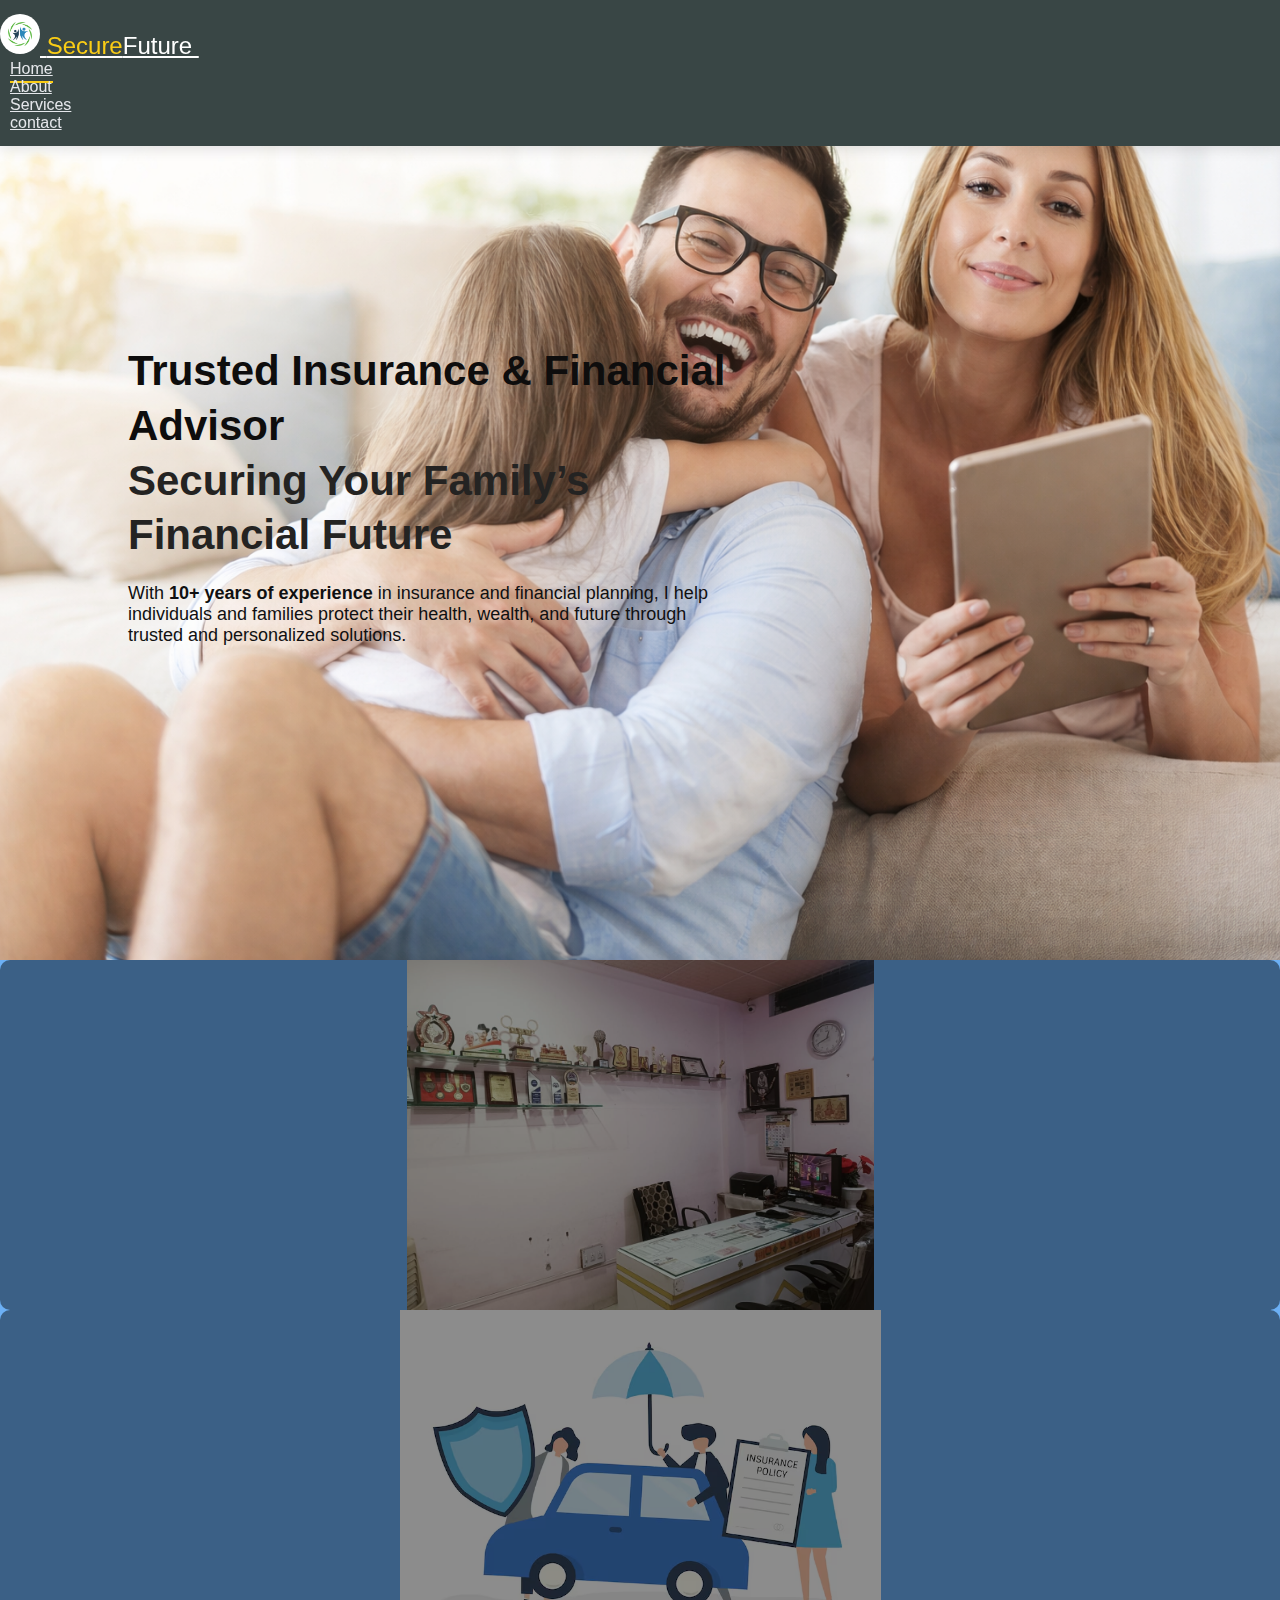
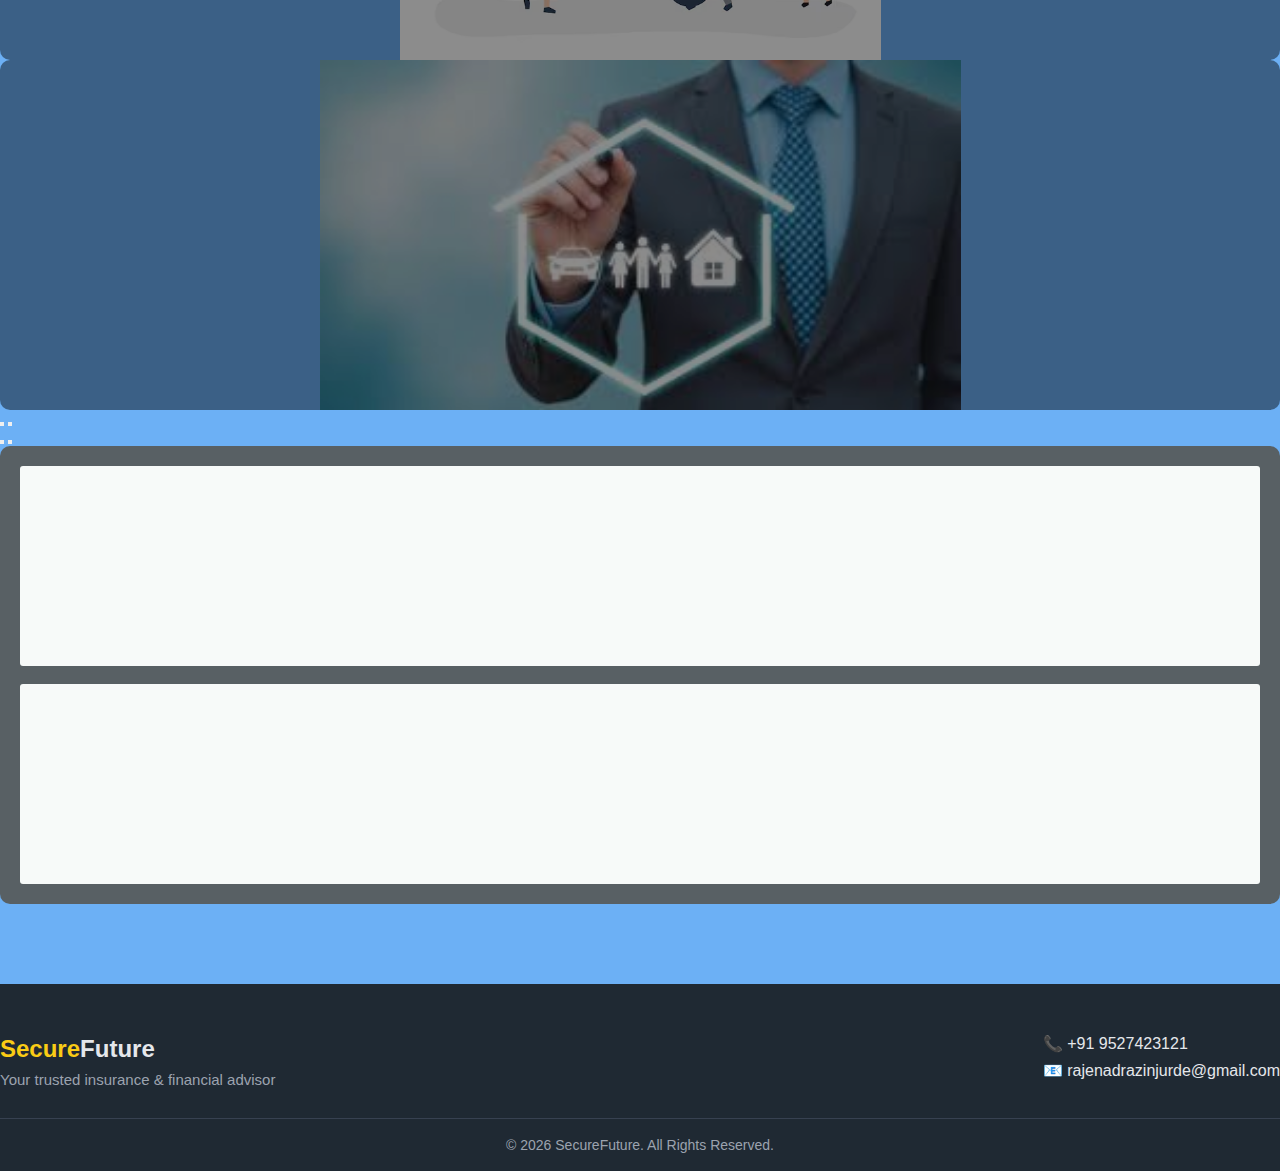
<file: index.html>
<!DOCTYPE html>
<html lang="en">
<head>
  <meta charset="UTF-8">
  <meta name="viewport" content="width=device-width, initial-scale=1.0">
  <title>Financial Advisor Portfolio</title>
  <link rel="stylesheet" href="css/index.css">
    <link rel="stylesheet" href="css/footer.css">

  <link href="https://cdn.jsdelivr.net/npm/bootstrap@5.3.8/dist/css/bootstrap.min.css" rel="stylesheet" integrity="sha384-sRIl4kxILFvY47J16cr9ZwB07vP4J8+LH7qKQnuqkuIAvNWLzeN8tE5YBujZqJLB" crossorigin="anonymous">
<script src="https://cdn.jsdelivr.net/npm/bootstrap@5.3.8/dist/js/bootstrap.bundle.min.js" integrity="sha384-FKyoEForCGlyvwx9Hj09JcYn3nv7wiPVlz7YYwJrWVcXK/BmnVDxM+D2scQbITxI" crossorigin="anonymous"></script>
</head>
<body>
<nav class="navbar navbar-expand-lg custom-navbar fixed-top">
  <div class="container">

    <!-- Logo + Brand -->
    <a class="navbar-brand d-flex align-items-center fw-bold" href="#">
      <img src="images/logo.jpg" alt="Logo" class="navbar-logo">
      <span class="ms-2">
        <span class="brand-highlight">Secure</span>Future
      </span>
    </a>

    <!-- Toggler -->
    <button class="navbar-toggler" type="button" data-bs-toggle="collapse"
      data-bs-target="#navbarNavDropdown" aria-controls="navbarNavDropdown"
      aria-expanded="false" aria-label="Toggle navigation">
      <span class="navbar-toggler-icon"></span>
    </button>

    <!-- Menu -->
    <div class="collapse navbar-collapse justify-content-end" id="navbarNavDropdown">
      <ul class="navbar-nav align-items-center">

        <li class="nav-item">
          <a class="nav-link active" href="#">Home</a>
        </li>

        <li class="nav-item">
          <a class="nav-link" href="about.html">About</a>
        </li>

        <li class="nav-item">
          <a class="nav-link" href="services.html">Services</a>
        </li>

        <li class="nav-item">
          <a class="nav-link" href="contact.html">contact</a>
        </li>

      </ul>
    </div>

  </div>
</nav>

<section class="hero">
  <div class="hero-content">
    <h1>
      Trusted Insurance & Financial Advisor<br>
      <span>Securing Your Family’s Financial Future</span>
    </h1>

    <p>
      With <strong>10+ years of experience</strong> in insurance and financial planning,
      I help individuals and families protect their health, wealth, and future
      through trusted and personalized solutions.
    </p>



</section>

<!--slide --> 

<div class="container my-5">
  <div id="customSlider" class="carousel slide" data-bs-ride="carousel">

    <div class="carousel-inner">

      <!-- Slide 1 -->
      <div class="carousel-item active">
        <div class="slider-box slider-bg-1">
          <div class="slider-overlay">
            
          </div>
        </div>
      </div>

      <!-- Slide 2 -->
      <div class="carousel-item">
        <div class="slider-box slider-bg-2">
          <div class="slider-overlay">
            
          </div>
        </div>
      </div>

      <!-- Slide 3 -->
      <div class="carousel-item">
        <div class="slider-box slider-bg-3">
          <div class="slider-overlay">
            
          </div>
        </div>
      </div>

    </div>

    <!-- Controls -->
    <button class="carousel-control-prev" type="button" data-bs-target="#customSlider" data-bs-slide="prev">
      <span class="carousel-control-prev-icon"></span>
    </button>

    <button class="carousel-control-next" type="button" data-bs-target="#customSlider" data-bs-slide="next">
      <span class="carousel-control-next-icon"></span>
    </button>

  </div>
</div>


    <!-- Controls -->
    <button class="carousel-control-prev" type="button" data-bs-target="#customSlider" data-bs-slide="prev">
      <span class="carousel-control-prev-icon"></span>
    </button>

    <button class="carousel-control-next" type="button" data-bs-target="#customSlider" data-bs-slide="next">
      <span class="carousel-control-next-icon"></span>
    </button>

  </div>
</div>

<div class="container my-4">
  <div class="two-bars">
    <div class="bar"></div>
    <div class="bar"></div>
  </div>
</div>

<!-- FOOTER -->
<div id="footer-placeholder"></div>



</body>
</html>

<footer class="site-footer">
  <div class="container footer-content">
    <div class="footer-brand">
      <h4><span>Secure</span>Future</h4>
      <p>Your trusted insurance & financial advisor</p>
    </div>

    <div class="footer-contact">
      <p>📞 <a href="tel:+919527423121">+91 9527423121</a></p>
      <p>📧 <a href="mailto:rajenadrazinjurde@gmail.com">
        rajenadrazinjurde@gmail.com
      </a></p>
    </div>
  </div>

  <div class="footer-bottom">
    <p>© 2026 SecureFuture. All Rights Reserved.</p>
  </div>
</footer>




</body>
</html>
</file>
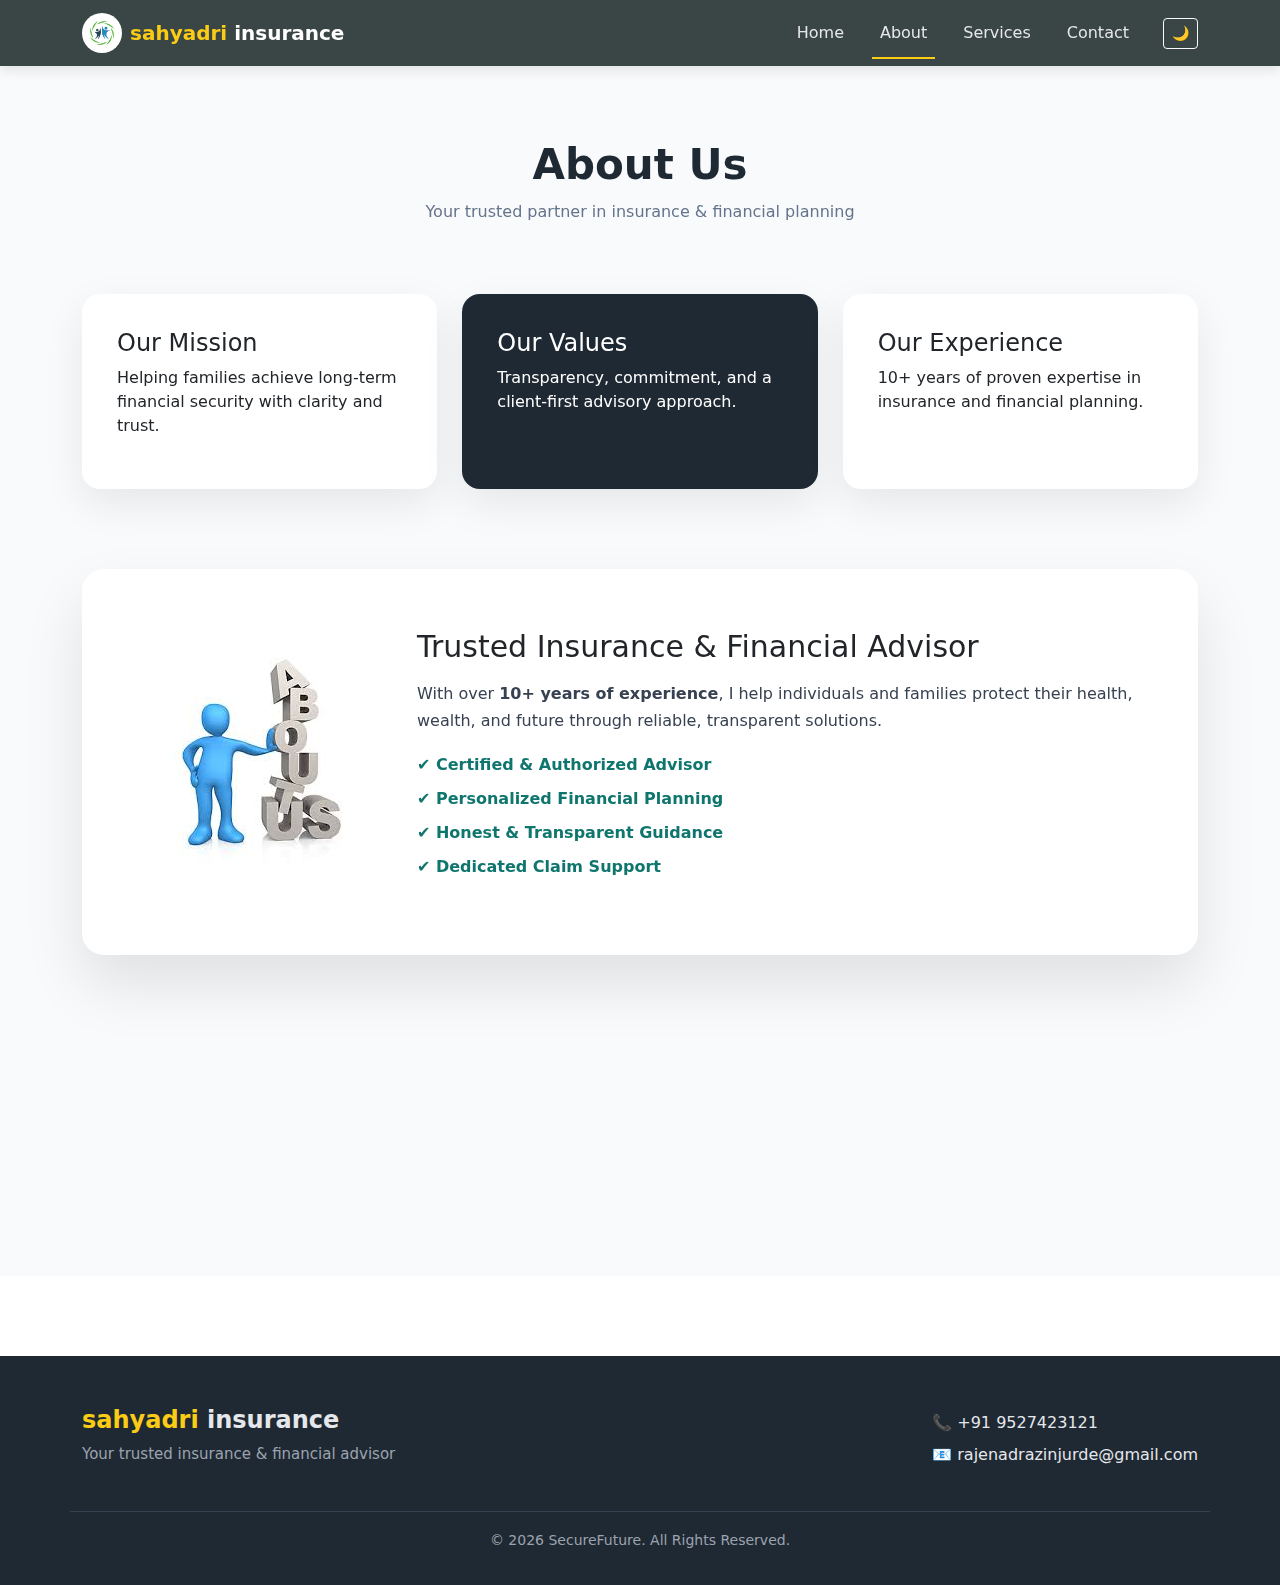
<file: about.html>
<!DOCTYPE html>
<html lang="en">
<head>
  <meta charset="UTF-8">
  <title>About Us</title>
  <meta name="viewport" content="width=device-width, initial-scale=1.0">

  <!-- CSS -->
  <link rel="stylesheet" href="css/navbar.css">
  <link rel="stylesheet" href="css/about.css">
    <link rel="stylesheet" href="css/footer.css">

  <!-- Bootstrap -->
  <link href="https://cdn.jsdelivr.net/npm/bootstrap@5.3.2/dist/css/bootstrap.min.css" rel="stylesheet">

  <!-- AOS -->
  <link href="https://unpkg.com/aos@2.3.4/dist/aos.css" rel="stylesheet">
</head>
<body>

<!-- NAVBAR -->
<nav class="navbar navbar-expand-lg custom-navbar fixed-top">
  <div class="container">
    <a class="navbar-brand d-flex align-items-center fw-bold" href="index.html">
      <img src="images/logo.jpg" class="navbar-logo" alt="">
      <span class="ms-2"><span class="brand-highlight">sahyadri</span> insurance</span>
    </a>

    <button class="navbar-toggler" type="button" data-bs-toggle="collapse" data-bs-target="#navbarNav">
      <span class="navbar-toggler-icon"></span>
    </button>

    <div class="collapse navbar-collapse justify-content-end" id="navbarNav">
      <ul class="navbar-nav align-items-center">
        <li class="nav-item"><a class="nav-link" href="index.html">Home</a></li>
        <li class="nav-item"><a class="nav-link active" href="about.html">About</a></li>
        <li class="nav-item"><a class="nav-link" href="services.html">Services</a></li>
        <li class="nav-item"><a class="nav-link" href="contact.html">Contact</a></li>
      </ul>

      <!-- Dark Mode Toggle -->
      <button id="darkToggle" class="btn btn-sm btn-outline-light ms-3">🌙</button>
    </div>
  </div>
</nav>

<!-- ABOUT PAGE -->
<section class="about-page">
  <div class="container">

    <!-- HEADER -->
    <div class="about-header text-center" data-aos="fade-up">
      <h2>About Us</h2>
      <p>Your trusted partner in insurance & financial planning</p>
    </div>

    <!-- TOP CARDS -->
    <div class="about-cards">
      <div class="about-card" data-aos="fade-up">
        <h4>Our Mission</h4>
        <p>Helping families achieve long-term financial security with clarity and trust.</p>
      </div>

      <div class="about-card dark" data-aos="fade-up" data-aos-delay="100">
        <h4>Our Values</h4>
        <p>Transparency, commitment, and a client-first advisory approach.</p>
      </div>

      <div class="about-card" data-aos="fade-up" data-aos-delay="200">
        <h4>Our Experience</h4>
        <p>10+ years of proven expertise in insurance and financial planning.</p>
      </div>
    </div>

    <!-- MAIN CONTENT -->
    <div class="about-main" data-aos="zoom-in">
      <div class="about-image" data-aos="fade-right">
        <img src="images/about.jpeg" alt="Advisor">
      </div>

      <div class="about-text" data-aos="fade-left">
        <h3>Trusted Insurance & Financial Advisor</h3>
        <p>
          With over <strong>10+ years of experience</strong>, I help individuals and
          families protect their health, wealth, and future through reliable,
          transparent solutions.
        </p>

        <ul>
          <li>✔ Certified & Authorized Advisor</li>
          <li>✔ Personalized Financial Planning</li>
          <li>✔ Honest & Transparent Guidance</li>
          <li>✔ Dedicated Claim Support</li>
        </ul>
      </div>
    </div>

    <!-- STATS (ANIMATED COUNTERS) -->
    <div class="about-stats">
      <div class="stat-box" data-aos="fade-up">
        <h4 class="counter" data-target="10">0</h4>
        <p>Years Experience</p>
      </div>

      <div class="stat-box" data-aos="fade-up" data-aos-delay="100">
        <h4 class="counter" data-target="500">0</h4>
        <p>Happy Clients</p>
      </div>

      <div class="stat-box" data-aos="fade-up" data-aos-delay="200">
        <h4 class="counter" data-target="100">0</h4>
        <p>Client Satisfaction %</p>
      </div>
    </div>

  </div>
</section>

<!-- AOS -->
<script src="https://unpkg.com/aos@2.3.4/dist/aos.js"></script>
<script>
  AOS.init({ duration: 900, once: true });
</script>

<!-- COUNTER SCRIPT -->
<script>
  const counters = document.querySelectorAll('.counter');

  const startCounter = (counter) => {
    const target = +counter.dataset.target;
    let count = 0;
    const speed = 200;

    const update = () => {
      const increment = target / speed;
      if (count < target) {
        count += increment;
        counter.innerText = Math.ceil(count);
        requestAnimationFrame(update);
      } else {
        counter.innerText = target;
      }
    };
    update();
  };

  const observer = new IntersectionObserver(entries => {
    entries.forEach(entry => {
      if (entry.isIntersecting) {
        startCounter(entry.target);
        observer.unobserve(entry.target);
      }
    });
  }, { threshold: 0.6 });

  counters.forEach(counter => observer.observe(counter));
</script>

<!-- DARK MODE -->
<script>
  const toggle = document.getElementById("darkToggle");
  toggle.addEventListener("click", () => {
    document.body.classList.toggle("dark-mode");
    toggle.innerText = document.body.classList.contains("dark-mode") ? "☀️" : "🌙";
  });
</script>

<footer class="site-footer">
  <div class="container footer-content">
    <div class="footer-brand">
      <h4><span>sahyadri</span> insurance</h4>
      <p>Your trusted insurance & financial advisor</p>
    </div>

    <div class="footer-contact">
      <p>📞 <a href="tel:+919527423121">+91 9527423121</a></p>
      <p>📧 <a href="mailto:rajenadrazinjurde@gmail.com">
        rajenadrazinjurde@gmail.com
      </a></p>
    </div>
  </div>

  <div class="footer-bottom">
    <p>© 2026 SecureFuture. All Rights Reserved.</p>
  </div>
</footer>


</body>
</html>
</file>
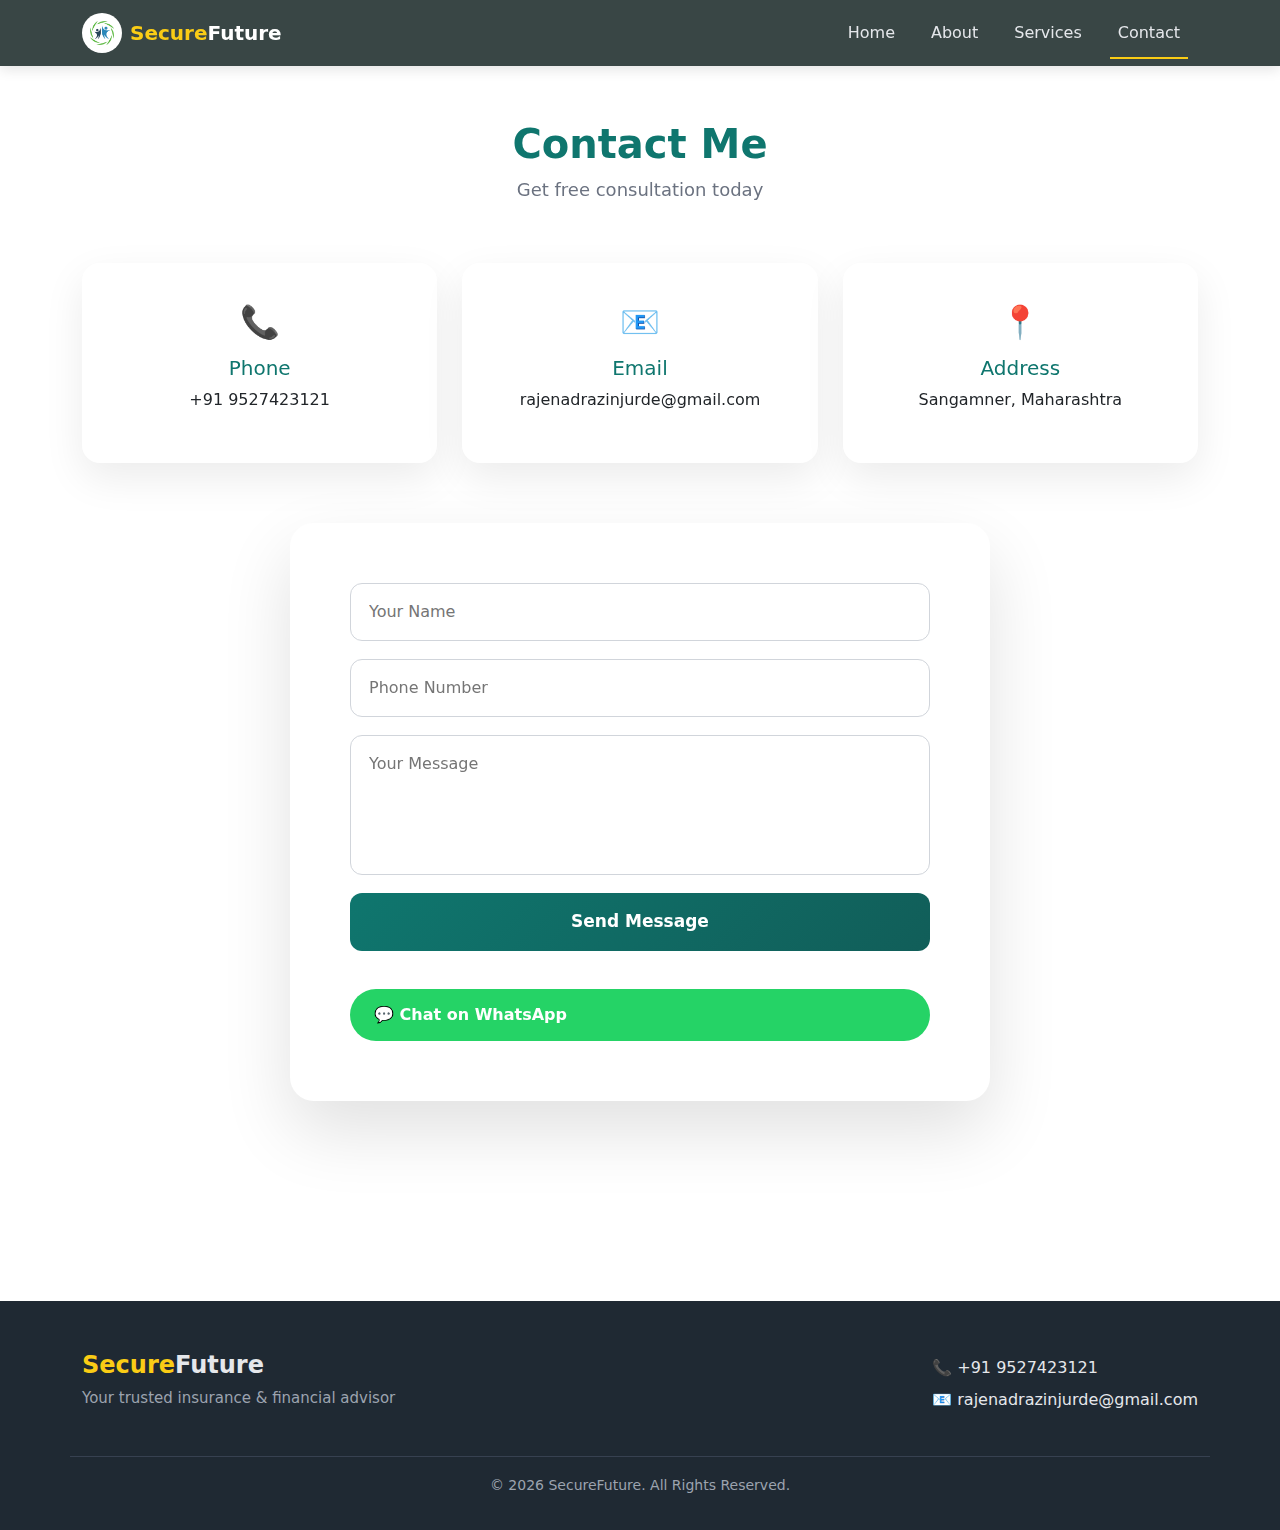
<file: contact.html>
<!DOCTYPE html>
<html lang="en">
<head>
  <meta charset="UTF-8">
  <title>Contact</title>
  <meta name="viewport" content="width=device-width, initial-scale=1.0">

  <link rel="stylesheet" href="css/navbar.css">
  <link rel="stylesheet" href="css/contact.css">
  <link rel="stylesheet" href="css/componunt.css">
    <link rel="stylesheet" href="css/footer.css">

  <!-- Bootstrap -->
  <link href="https://cdn.jsdelivr.net/npm/bootstrap@5.3.2/dist/css/bootstrap.min.css" rel="stylesheet">

  <!-- AOS -->
  <link href="https://unpkg.com/aos@2.3.4/dist/aos.css" rel="stylesheet">
</head>
<body>

<!-- NAVBAR -->
<nav class="navbar navbar-expand-lg custom-navbar fixed-top">
  <div class="container">
    <a class="navbar-brand d-flex align-items-center fw-bold" href="index.html">
      <img src="images/logo.jpg" class="navbar-logo" alt="">
      <span class="ms-2"><span class="brand-highlight">Secure</span>Future</span>
    </a>

    <button class="navbar-toggler" type="button" data-bs-toggle="collapse" data-bs-target="#navbarNav">
      <span class="navbar-toggler-icon"></span>
    </button>

    <div class="collapse navbar-collapse justify-content-end" id="navbarNav">
      <ul class="navbar-nav">
        <li class="nav-item"><a class="nav-link" href="index.html">Home</a></li>
        <li class="nav-item"><a class="nav-link" href="about.html">About</a></li>
        <li class="nav-item"><a class="nav-link" href="services.html">Services</a></li>
        <li class="nav-item"><a class="nav-link active" href="contact.html">Contact</a></li>
      </ul>
    </div>
  </div>
</nav>

<!-- CONTACT SECTION -->
<section class="contact-section">
  <div class="container">

    <!-- Title -->
    <div class="section-title text-center" data-aos="fade-up">
      <h2>Contact Me</h2>
      <p>Get free consultation today</p>
    </div>

    <!-- CONTACT CARDS -->
    <div class="contact-cards">

      <div class="contact-card" data-aos="zoom-in">
        <span>📞</span>
        <h5>Phone</h5>
        <p>+91 9527423121</p>
      </div>

      <div class="contact-card" data-aos="zoom-in" data-aos-delay="100">
        <span>📧</span>
        <h5>Email</h5>
        <p>rajenadrazinjurde@gmail.com</p>
      </div>

      <div class="contact-card" data-aos="zoom-in" data-aos-delay="200">
        <span>📍</span>
        <h5>Address</h5>
        <p>Sangamner, Maharashtra</p>
      </div>

    </div>

    <!-- FORM WRAPPER -->
    <div class="contact-wrapper" data-aos="fade-up">
<form 
  action="mailto:zinjurdesainath@gmail.com"
  method="post"
  enctype="text/plain"
  class="contact-form"
>
  <input type="text" name="Name" placeholder="Your Name" required>
  <input type="tel" name="Phone" placeholder="Phone Number" required>
  <textarea name="Message" placeholder="Your Message" required></textarea>

  <button type="submit">Send Message</button>
  <a 
  href="https://wa.me/919527423121?text=Hello%20I%20want%20free%20insurance%20consultation"
  target="_blank"
  class="whatsapp-btn"
>
  💬 Chat on WhatsApp
</a>

</form>


    </div>

  </div>
</section>

<!-- AOS -->
<script src="https://unpkg.com/aos@2.3.4/dist/aos.js"></script>
<script>
  AOS.init({
    duration: 900,
    once: true
  });
</script>

<footer class="site-footer">
  <div class="container footer-content">
    <div class="footer-brand">
      <h4><span>Secure</span>Future</h4>
      <p>Your trusted insurance & financial advisor</p>
    </div>

    <div class="footer-contact">
      <p>📞 <a href="tel:+919527423121">+91 9527423121</a></p>
      <p>📧 <a href="mailto:rajenadrazinjurde@gmail.com">
        rajenadrazinjurde@gmail.com
      </a></p>
    </div>
  </div>

  <div class="footer-bottom">
    <p>© 2026 SecureFuture. All Rights Reserved.</p>
  </div>
</footer>


</body>
</html>
</file>
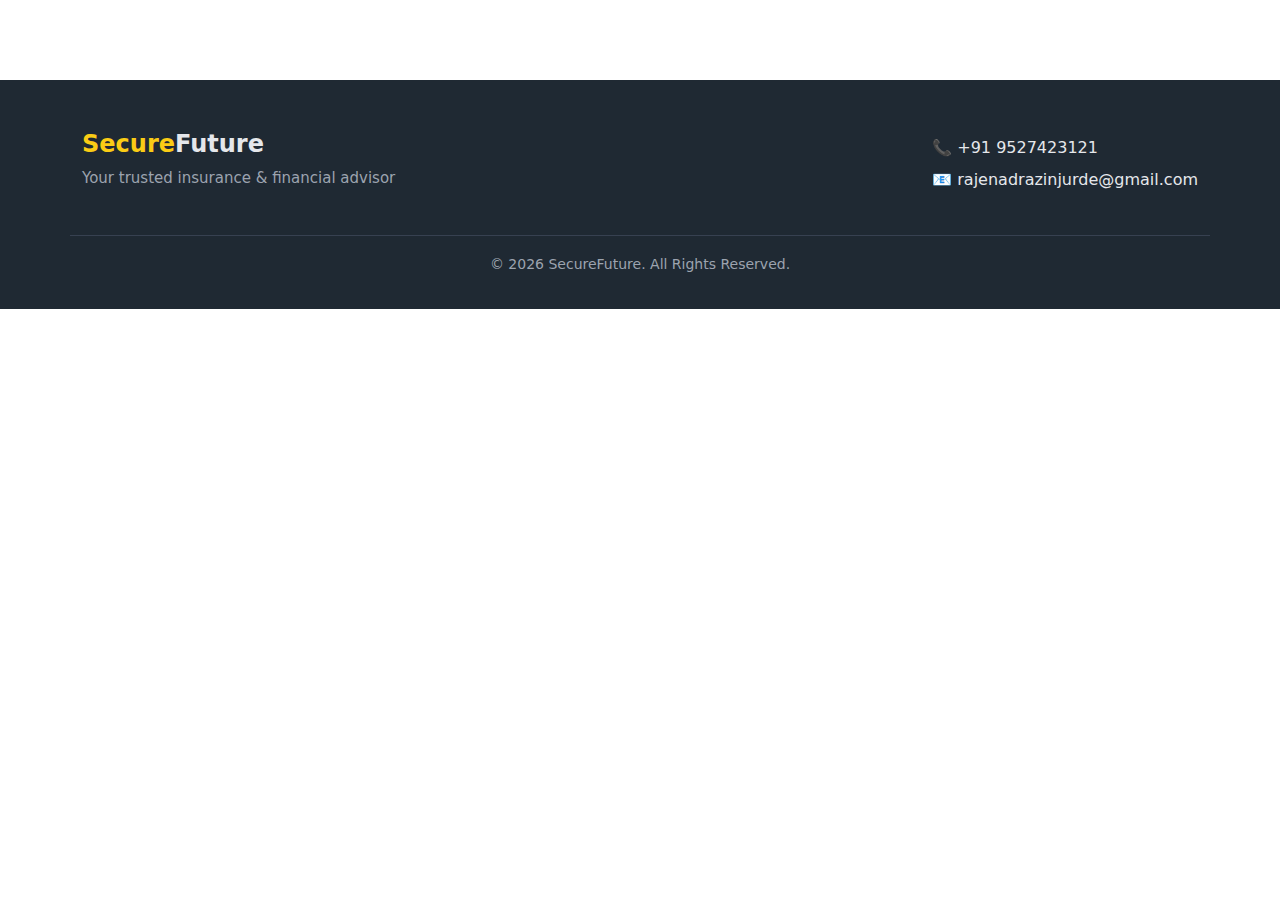
<file: footer.html>
<!DOCTYPE html>
<html lang="en">
<head>
  <meta charset="UTF-8">
  <title>Footer</title>
  <meta name="viewport" content="width=device-width, initial-scale=1.0">

  <!-- Optional: if footer is previewed alone -->
  <link href="https://cdn.jsdelivr.net/npm/bootstrap@5.3.2/dist/css/bootstrap.min.css" rel="stylesheet">

  <link rel="stylesheet" href="css/footer.css">
    <link rel="stylesheet" href="css/footer.css">
</head>
<body>

<!-- FOOTER -->
<footer class="site-footer">
  <div class="container footer-content">

    <!-- Brand -->
    <div class="footer-brand">
      <h4><span>Secure</span>Future</h4>
      <p>Your trusted insurance & financial advisor</p>
    </div>

    <!-- Contact -->
    <div class="footer-contact">
      <p>
        📞 <a href="tel:+919527423121">+91 9527423121</a>
      </p>
      <p>
        📧 <a href="mailto:rajenadrazinjurde@gmail.com">
          rajenadrazinjurde@gmail.com
        </a>
      </p>
    </div>

  </div>

  <!-- Bottom -->
  <div class="footer-bottom">
    <p>© 2026 SecureFuture. All Rights Reserved.</p>
  </div>
</footer>

</body>
</html>
</file>
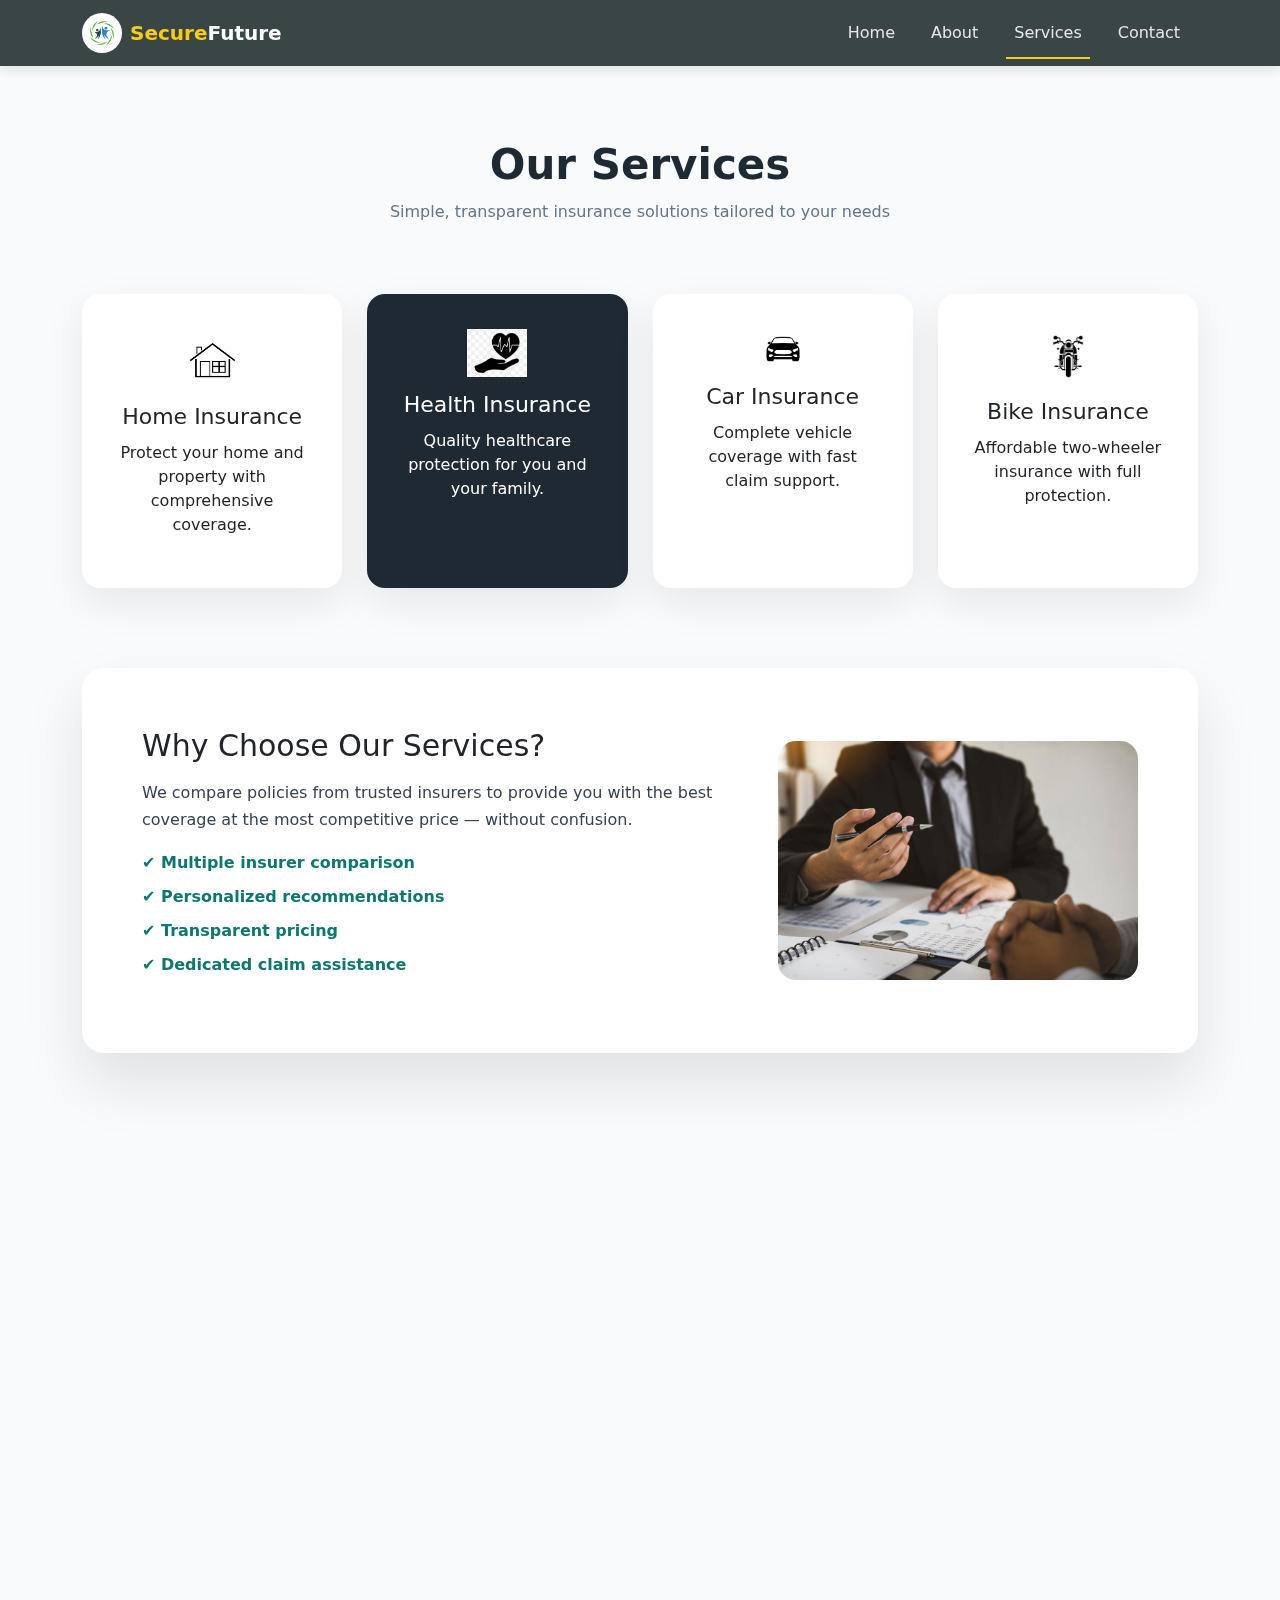
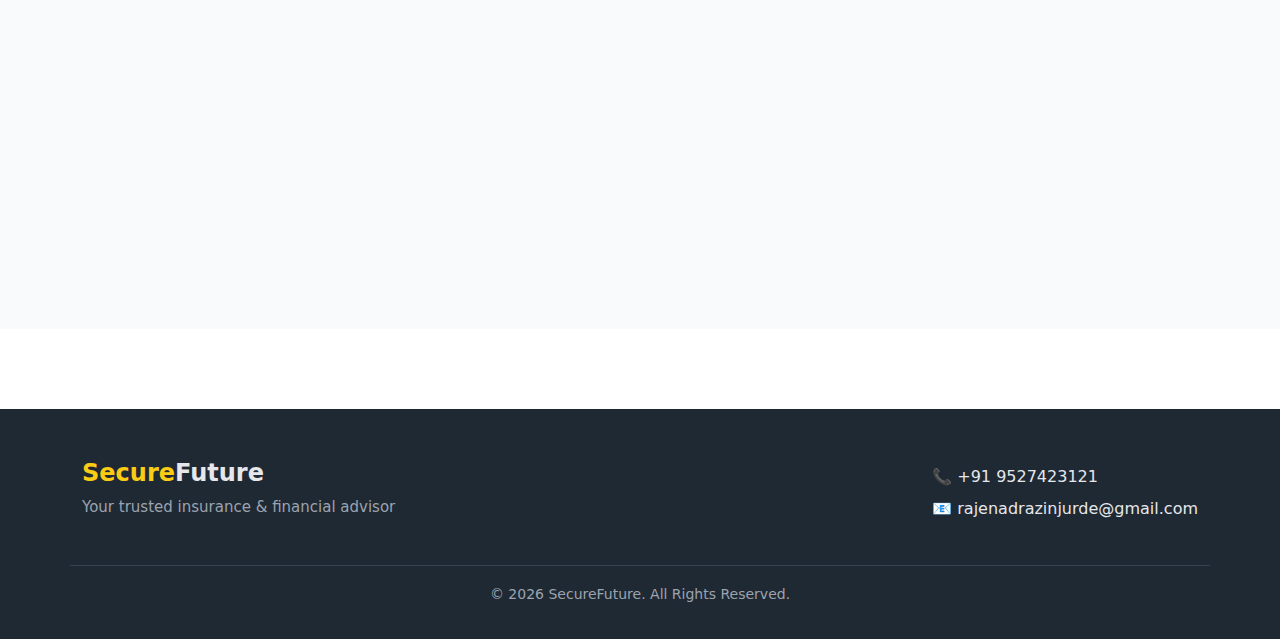
<file: services.html>
<!DOCTYPE html>
<html lang="en">
<head>
  <meta charset="UTF-8">
  <title>Our Services</title>
  <meta name="viewport" content="width=device-width, initial-scale=1.0">

  <!-- CSS -->
  <link rel="stylesheet" href="css/navbar.css">
  <link rel="stylesheet" href="css/services.css">
   <link rel="stylesheet" href="css/footer.css">
  

  <!-- Bootstrap -->
  <link href="https://cdn.jsdelivr.net/npm/bootstrap@5.3.2/dist/css/bootstrap.min.css" rel="stylesheet">

  <!-- AOS -->
  <link href="https://unpkg.com/aos@2.3.4/dist/aos.css" rel="stylesheet">
</head>
<body>

<!-- NAVBAR -->
<nav class="navbar navbar-expand-lg custom-navbar fixed-top">
  <div class="container">
    <a class="navbar-brand d-flex align-items-center fw-bold" href="index.html">
      <img src="images/logo.jpg" class="navbar-logo" alt="">
      <span class="ms-2"><span class="brand-highlight">Secure</span>Future</span>
    </a>

    <button class="navbar-toggler" type="button" data-bs-toggle="collapse" data-bs-target="#navbarNav">
      <span class="navbar-toggler-icon"></span>
    </button>

    <div class="collapse navbar-collapse justify-content-end" id="navbarNav">
      <ul class="navbar-nav">
        <li class="nav-item"><a class="nav-link" href="index.html">Home</a></li>
        <li class="nav-item"><a class="nav-link" href="about.html">About</a></li>
        <li class="nav-item"><a class="nav-link active" href="services.html">Services</a></li>
        <li class="nav-item"><a class="nav-link" href="contact.html">Contact</a></li>
      </ul>
    </div>
  </div>
</nav>

<!-- SERVICES PAGE -->
<section class="services-page">
  <div class="container">

    <!-- Header -->
    <div class="services-header text-center" data-aos="fade-up">
      <h2>Our Services</h2>
      <p>Simple, transparent insurance solutions tailored to your needs</p>
    </div>

    <!-- Service Cards (CLICKABLE) -->
    <div class="services-cards">

      <a href="contact.html" class="service-card" data-aos="zoom-in">
        <img src="images/home.png" alt="">
        <h4>Home Insurance</h4>
        <p>Protect your home and property with comprehensive coverage.</p>
      </a>

      <a href="contact.html" class="service-card dark" data-aos="zoom-in" data-aos-delay="100">
        <img src="images/health.png" alt="">
        <h4>Health Insurance</h4>
        <p>Quality healthcare protection for you and your family.</p>
      </a>

      <a href="contact.html" class="service-card" data-aos="zoom-in" data-aos-delay="200">
        <img src="images/car.jpg" alt="">
        <h4>Car Insurance</h4>
        <p>Complete vehicle coverage with fast claim support.</p>
      </a>

      <a href="contact.html" class="service-card" data-aos="zoom-in" data-aos-delay="300">
        <img src="images/bike.png" alt="">
        <h4>Bike Insurance</h4>
        <p>Affordable two-wheeler insurance with full protection.</p>
      </a>

    </div>

    <!-- Highlight Section -->
    <div class="services-main" data-aos="fade-up">
      <div class="services-text">
        <h3>Why Choose Our Services?</h3>
        <p>
          We compare policies from trusted insurers to provide you with
          the best coverage at the most competitive price — without confusion.
        </p>

        <ul>
          <li>✔ Multiple insurer comparison</li>
          <li>✔ Personalized recommendations</li>
          <li>✔ Transparent pricing</li>
          <li>✔ Dedicated claim assistance</li>
        </ul>
      </div>

      <div class="services-image" data-aos="fade-left">
        <img src="images/front.jpeg" alt="">
      </div>
    </div>

    <!-- Trust Stats -->
    <div class="services-stats">
      <div class="stat-box" data-aos="fade-up">
        <h4>10+</h4>
        <p>Years Experience</p>
      </div>
      <div class="stat-box" data-aos="fade-up" data-aos-delay="100">
        <h4>500+</h4>
        <p>Policies Issued</p>
      </div>
      <div class="stat-box" data-aos="fade-up" data-aos-delay="200">
        <h4>24/7</h4>
        <p>Customer Support</p>
      </div>
    </div>

  </div>
</section>

<!-- PRICING TABLE (NEW) -->
<section class="pricing-section">
  <div class="container">

    <h3 class="text-center mb-5" data-aos="fade-up">Insurance Plans</h3>

    <div class="pricing-grid">
      <div class="pricing-box" data-aos="fade-up">
        <h4>Basic</h4>
        <p class="price">₹999 / year</p>
        <ul>
          <li>✔ Third-party cover</li>
          <li>✔ Limited claims</li>
          <li>✖ Advisor support</li>
        </ul>
      </div>

      <div class="pricing-box featured" data-aos="fade-up" data-aos-delay="100">
        <h4>Standard</h4>
        <p class="price">₹1999 / year</p>
        <ul>
          <li>✔ Comprehensive cover</li>
          <li>✔ Unlimited claims</li>
          <li>✔ Claim assistance</li>
        </ul>
      </div>

      <div class="pricing-box" data-aos="fade-up" data-aos-delay="200">
        <h4>Premium</h4>
        <p class="price">₹2999 / year</p>
        <ul>
          <li>✔ All Standard benefits</li>
          <li>✔ Dedicated advisor</li>
          <li>✔ Priority support</li>
        </ul>
      </div>
    </div>

  </div>
</section>

<!-- AOS -->
<script src="https://unpkg.com/aos@2.3.4/dist/aos.js"></script>
<script>
  AOS.init({
    duration: 900,
    once: true
  });
</script>

<footer class="site-footer">
  <div class="container footer-content">
    <div class="footer-brand">
      <h4><span>Secure</span>Future</h4>
      <p>Your trusted insurance & financial advisor</p>
    </div>

    <div class="footer-contact">
      <p>📞 <a href="tel:+919527423121">+91 9527423121</a></p>
      <p>📧 <a href="mailto:rajenadrazinjurde@gmail.com">
        rajenadrazinjurde@gmail.com
      </a></p>
    </div>
  </div>

  <div class="footer-bottom">
    <p>© 2026 SecureFuture. All Rights Reserved.</p>
  </div>
</footer>


</body>
</html>
</file>
<file: css/index.css>
* {
  margin: 0;
  padding: 0;
  box-sizing: border-box;
  font-family: 'Segoe UI', sans-serif;
}

body {
     padding-top: 60px;
  background: #6cb0f5;
  color: #1f2933;
}

.hero {
  display: flex;
  align-items: center;
  justify-content: space-between;
  padding: 60px 10%;
  min-height: 100vh;
background-image: url("../images/family.png");
background-repeat: no-repeat;
background-size: cover;

  color: #0e0d0d;
}

.hero-content {
  max-width: 600px;
}

.hero h1 {
  font-size: 42px;
  line-height: 1.3;
  margin-bottom: 20px;
}

.hero h1 span {
  color: #242322;
}

.hero p {
  font-size: 18px;
  margin-bottom: 30px;
  color: #101011;
}

.buttons {
  display: flex;
  gap: 15px;
  flex-wrap: wrap;
}

.btn {
  padding: 14px 22px;
  border-radius: 8px;
  text-decoration: none;
  font-weight: 600;
  transition: 0.3s;
}
/* Navbar Styling */
.custom-navbar {
  position: fixed;
  top: 0;
  width: 100%;
  z-index: 9999;
  background: #394645;
  padding: 14px 0;
  box-shadow: 0 4px 12px rgba(0, 0, 0, 0.1);
}


/* Brand */
.navbar-brand {
  font-size: 24px;
  color: #ffffff !important;
}
.navbar-logo {
  height: 40px;
  width: 40px;
  object-fit: contain;
  border-radius: 50%; /* remove if not needed */
}
.brand-highlight {
  color: #facc15;
}

/* Nav Links */
.nav-link {
  color: #e5e7eb !important;
  font-weight: 500;
  margin: 0 10px;
  position: relative;
}

.nav-link:hover {
  color: #facc15 !important;
}

/* Active link underline */
.nav-link.active::after {
  content: "";
  position: absolute;
  width: 100%;
  height: 2px;
  background: #facc15;
  left: 0;
  bottom: -6px;
}

/* Consultation Button */
.btn-consult {
  background: #facc15;
  color: #1f2933 !important;
  font-weight: 600;
  padding: 8px 18px;
  border-radius: 6px;
}

.btn-consult:hover {
  background: #fde047;
}

/* Toggler */
.navbar-toggler {
  border: none;
}

.navbar-toggler-icon {
  filter: invert(1);
}

/* Mobile */
@media (max-width: 991px) {
  .nav-link {
    margin: 10px 0;
    text-align: center;
  }

  .btn-consult {
    margin-top: 10px;
    display: inline-block;
  }
}

.primary {
  background: #facc15;
  color: #1f2933;
}

.primary:hover {
  background: #fde047;
}

.secondary {
  background: #ffffff;
  color: #0f766e;
}

.secondary:hover {
  background: #e5e7eb;
}

.outline {
  border: 2px solid #ffffff;
  color: #ffffff;
}

.outline:hover {
  background: #ffffff;
  color: #0f766e;
}

.hero-image img {
  max-width: 350px;
  border-radius: 20px;
  box-shadow: 0 15px 40px rgba(0,0,0,0.3);
}

/* Responsive */
@media (max-width: 900px) {
 @media (max-width: 768px) {
  .hero {
    /* Focus the image on the right side where the family is */
    background-position: right center; 
    
    /* Ensure the text is readable over the image */
    background-image: linear-gradient(rgba(255, 255, 255, 0.7), rgba(255, 255, 255, 0.7)), url("../images/family.png");
    
    /* Adjust padding for smaller screens */
    padding: 100px 5%;
    text-align: center;
    justify-content: center;
  }

  .hero h1 {
    font-size: 28px; /* Smaller text for mobile */
  }

  .hero p {
    font-size: 16px;
  }
}

  .buttons {
    justify-content: center;
  }
}

/* Slider Box */
.slider-box {
  height: 350px;
  width: 100%;
  border-radius: 10px;
  background-size: contain;
  background-position: center;
  background-repeat: no-repeat;
  
  position: relative;
  overflow: hidden;
}

/* Overlay */
.slider-overlay {
  background: rgba(0, 0, 0, 0.45);
  height: 100%;
  width: 100%;
  display: flex;
  align-items: center;
  justify-content: center;
}

/* Text */
.slider-overlay h2 {
  color: #ffffff;
  font-size: 36px;
  font-weight: 700;
}

/* Background Images */
.slider-bg-1 {
  background-image: url("../images/office.jpeg");
}

.slider-bg-2 {
  background-image: url("../images/slide2.avif");
}

.slider-bg-3 {
  background-image: url("../images/slide3.jpeg");
}

/* Mobile Responsive */
@media (max-width: 768px) {
  .slider-box {
    height: 220px;
  }

  .slider-overlay h2 {
    font-size: 22px;
  }
}

/* Wrapper */
.card-wrapper {
  display: flex;
  justify-content: center;
  align-items: center;
  min-height: 80vh;
  background: linear-gradient(135deg, #e0f2fe, #fefce8);
  perspective: 1200px;
}

/* Card */
.profile-card {
  width: 380px;              /* ⬅ Increased */
  background: #ffffff;
  border-radius: 24px;
  box-shadow: 0 30px 70px rgba(0, 0, 0, 0.25);
  overflow: hidden;
  transform-style: preserve-3d;
  transition: transform 0.6s ease, box-shadow 0.6s ease;
  animation: floatCard 3s ease-in-out infinite;
}

/* Hover 3D */
.profile-card:hover {
  transform: rotateY(8deg) rotateX(5deg) scale(1.05);
  box-shadow: 0 45px 90px rgba(0, 0, 0, 0.35);
}

/* Floating */
@keyframes floatCard {
  0% { transform: translateY(0); }
  50% { transform: translateY(-12px); }
  100% { transform: translateY(0); }
}

/* Image Container */
.card-image {
  height: 340px;             /* ⬅ Increased */
  width: 100%;
  overflow: hidden;
}

/* Image */
.card-image img {
  width: 100%;
  height: 100%;
  object-fit: cover;         /* ⬅ IMPORTANT */
  object-position: top;      /* Face properly visible */
  transition: transform 0.6s ease;
}

/* Image hover zoom */
.profile-card:hover img {
  transform: scale(1.08);
}

/* Body */
.card-body {
  padding: 24px;
  text-align: center;
  background: linear-gradient(135deg, #ffffff, #f8fafc);
}

/* Name */
.card-body h4 {
  font-size: 22px;
  font-weight: 700;
  color: #0f766e;
  margin-bottom: 12px;
}

/* Contact text */
.card-body p {
  font-size: 15px;
  color: #374151;
  line-height: 1.7;
}

/* Mobile Fix */
@media (max-width: 576px) {
  .profile-card {
    width: 90%;
  }

  .card-image {
    height: 300px;
  }
}


/* Arrow styling */
.carousel-control-prev-icon,
.carousel-control-next-icon {
  filter: invert(1);
}

.two-bars {
  padding: 20px;
  background: #586064; /* dark outer container */
  border-radius: 10px;
}

.bar {
  height: 200px;
  background: #f7faf9; /* grey bars */
  margin-bottom: 18px;
  border-radius: 3px;
}

/* remove margin from last bar */
.bar:last-child {
  margin-bottom: 0;
}

/* Responsive */
@media (max-width: 768px) {
  .bar {
    height: 14px;
  }
}

/* ===============================
   GLOBAL RESET
================================ */
* {
  margin: 0;
  padding: 0;
  box-sizing: border-box;
  font-family: 'Segoe UI', sans-serif;
}

/* ===============================
   POSTER SECTION
================================ */
.poster-section {
  padding: 60px 0;
  background: linear-gradient(135deg, #f0fdfa, #ecfeff);
}

/* ===============================
   POSTER CARD GRID
================================ */
.poster-grid {
  display: grid;
  grid-template-columns: repeat(auto-fit, minmax(280px, 1fr));
  gap: 30px;
}

/* ===============================
   POSTER CARD
================================ */
.poster-card {
  background: #ffffff;
  border-radius: 18px;
  overflow: hidden;
  border: none;
  box-shadow: 0 12px 30px rgba(0, 0, 0, 0.12);
  transition: all 0.4s ease;
  position: relative;
}

/* Hover Animation */
.poster-card:hover {
  transform: translateY(-10px) scale(1.02);
  box-shadow: 0 25px 55px rgba(0, 0, 0, 0.25);
}

/* ===============================
   IMAGE FIX (NO CUT)
================================ */
.poster-card img {
  width: 100%;
  height: 320px;            /* Same height for all cards */
  object-fit: contain;      /* 🔥 FULL IMAGE – NO CROP */
  background: #f9fafb;
  padding: 12px;
  transition: transform 0.4s ease;
}

/* Image Zoom on Hover */
.poster-card:hover img {
  transform: scale(1.05);
}

/* ===============================
   CARD BODY
================================ */
.poster-card .card-body {
  padding: 18px 16px 22px;
  text-align: center;
}

.poster-card .card-title {
  font-size: 18px;
  font-weight: 700;
  color: #0f766e;
  margin-bottom: 6px;
}

.poster-card .card-text {
  font-size: 14px;
  color: #374151;
  line-height: 1.5;
}

/* ===============================
   OPTIONAL BADGE
================================ */
.poster-badge {
  position: absolute;
  top: 14px;
  left: 14px;
  background: #facc15;
  color: #1f2933;
  padding: 6px 12px;
  font-size: 12px;
  font-weight: 700;
  border-radius: 20px;
}

/* ===============================
   MOBILE RESPONSIV
================================ */
@media (max-width: 768px) {

  .poster-section {
    padding: 40px 15px;
  }

  .poster-card img {
    height: 240px;
    padding: 8px;
  }

  .poster-card .card-title {
    font-size: 16px;
  }

  .poster-card .card-text {
    font-size: 13px;
  }
}
</file>
<file: css/footer.css>
/* =========================
   FOOTER
========================= */

.site-footer {
  background: #1f2933;
  color: #e5e7eb;
  padding-top: 50px;
  margin-top: 80px;
}

.footer-content {
  display: flex;
  justify-content: space-between;
  align-items: center;
  gap: 30px;
  padding-bottom: 30px;
  border-bottom: 1px solid #374151;
}

/* Brand */
.footer-brand h4 {
  font-size: 24px;
  font-weight: 700;
  margin-bottom: 8px;
}

.footer-brand span {
  color: #facc15;
}

.footer-brand p {
  font-size: 15px;
  color: #9ca3af;
}

/* Contact */
.footer-contact p {
  margin-bottom: 8px;
  font-size: 16px;
}

.footer-contact a {
  color: #e5e7eb;
  text-decoration: none;
  transition: 0.3s;
}

.footer-contact a:hover {
  color: #facc15;
}

/* Bottom */
.footer-bottom {
  text-align: center;
  padding: 18px 0;
  font-size: 14px;
  color: #9ca3af;
}

/* =========================
   RESPONSIVE
========================= */

@media (max-width: 768px) {
  .footer-content {
    flex-direction: column;
    text-align: center;
  }
}
</file>
<file: css/navbar.css>
.custom-navbar {
  position: fixed;
  top: 0;
  width: 100%;
  z-index: 9999;
  background: #394645;
  padding: 14px 0;
  box-shadow: 0 4px 12px rgba(0, 0, 0, 0.1);
}

.navbar-brand {
  font-size: 24px;
  color: #ffffff !important;
}

.navbar-logo {
  height: 40px;
  width: 40px;
  border-radius: 50%;
}

.brand-highlight {
  color: #facc15;
}

.nav-link {
  color: #e5e7eb !important;
  font-weight: 500;
  margin: 0 10px;
  position: relative;
}

.nav-link:hover {
  color: #facc15 !important;
}

.nav-link.active::after {
  content: "";
  position: absolute;
  width: 100%;
  height: 2px;
  background: #facc15;
  left: 0;
  bottom: -6px;
}

.navbar-toggler {
  border: none;
}

.navbar-toggler-icon {
  filter: invert(1);
}
</file>
<file: css/about.css>
/* =========================
   ABOUT PAGE – LIGHT MODE
========================= */

.about-page {
  padding: 140px 0 100px;
  background: #f8fafc;
}

/* Header */
.about-header h2 {
  font-size: 42px;
  font-weight: 800;
  color: #1f2933;
}

.about-header p {
  color: #64748b;
  margin-top: 10px;
  margin-bottom: 70px;
}

/* Cards */
.about-cards {
  display: grid;
  grid-template-columns: repeat(auto-fit, minmax(260px, 1fr));
  gap: 25px;
  margin-bottom: 80px;
}

.about-card {
  background: #ffffff;
  padding: 35px;
  border-radius: 18px;
  box-shadow: 0 15px 40px rgba(0,0,0,0.08);
}

.about-card.dark {
  background: #1f2933;
  color: #ffffff;
}

/* Main */
.about-main {
  display: flex;
  gap: 50px;
  align-items: center;
  background: #ffffff;
  padding: 60px;
  border-radius: 22px;
  box-shadow: 0 30px 60px rgba(0,0,0,0.1);
}

.about-image img {
  max-width: 360px;
  border-radius: 18px;
}

.about-text h3 {
  font-size: 30px;
  margin-bottom: 15px;
}

.about-text p {
  color: #374151;
  margin-bottom: 18px;
  line-height: 1.7;
}

.about-text ul {
  list-style: none;
  padding: 0;
}

.about-text li {
  margin-bottom: 10px;
  font-weight: 600;
  color: #0f766e;
}

/* Stats */
.about-stats {
  display: grid;
  grid-template-columns: repeat(auto-fit, minmax(180px, 1fr));
  gap: 25px;
  margin-top: 70px;
}

.stat-box {
  background: linear-gradient(135deg, #0f766e, #115e59);
  color: #ffffff;
  text-align: center;
  padding: 30px;
  border-radius: 18px;
}

.stat-box h4 {
  font-size: 36px;
  color: #facc15;
}

/* =========================
   DARK MODE
========================= */

body.dark-mode {
  background: #0f172a;
  color: #e5e7eb;
}

body.dark-mode .about-page {
  background: #0f172a;
}

body.dark-mode .about-card,
body.dark-mode .about-main {
  background: #1e293b;
  color: #e5e7eb;
}

body.dark-mode .about-card.dark {
  background: #020617;
}

body.dark-mode .about-header h2,
body.dark-mode .about-text h3 {
  color: #facc15;
}

body.dark-mode .stat-box {
  background: linear-gradient(135deg, #020617, #1e293b);
}

/* Responsive */
@media (max-width: 992px) {
  .about-main {
    flex-direction: column;
    text-align: center;
    padding: 40px;
  }

  .about-image img {
    max-width: 280px;
  }
}
</file>
<file: css/contact.css>
/* =========================
   CONTACT SECTION
========================= */

.contact-section {
  padding: 120px 0;
  
}

/* Title */
.section-title h2 {
  font-size: 40px;
  font-weight: 800;
  color: #0f766e;
}

.section-title p {
  font-size: 18px;
  color: #6b7280;
  margin-bottom: 60px;
}

/* =========================
   CONTACT CARDS
========================= */

.contact-cards {
  display: grid;
  grid-template-columns: repeat(auto-fit, minmax(220px, 1fr));
  gap: 25px;
  margin-bottom: 60px;
}

.contact-card {
  background: #ffffff;
  padding: 35px;
  border-radius: 18px;
  text-align: center;
  box-shadow: 0 15px 40px rgba(0,0,0,0.08);
  transition: all 0.3s ease;
}

.contact-card:hover {
  transform: translateY(-8px);
  box-shadow: 0 25px 55px rgba(0,0,0,0.15);
}

.contact-card span {
  font-size: 32px;
  display: block;
  margin-bottom: 10px;
}

.contact-card h5 {
  font-size: 20px;
  margin-bottom: 8px;
  color: #0f766e;
}

/* =========================
   FORM CARD
========================= */

.contact-wrapper {
  background: #ffffff;
  padding: 60px;
  border-radius: 24px;
  box-shadow: 0 30px 70px rgba(0, 0, 0, 0.12);
  max-width: 700px;
  margin: auto;
}

.contact-form {
  display: flex;
  flex-direction: column;
  gap: 18px;
}

.contact-form input,
.contact-form textarea {
  padding: 16px 18px;
  border-radius: 12px;
  border: 1px solid #d1d5db;
  font-size: 16px;
  transition: 0.3s;
}

.contact-form input:focus,
.contact-form textarea:focus {
  border-color: #0f766e;
  outline: none;
  box-shadow: 0 0 0 4px rgba(15,118,110,0.18);
}

.contact-form textarea {
  min-height: 140px;
  resize: none;
}

.contact-form button {
  background: linear-gradient(135deg, #0f766e, #115e59);
  color: #ffffff;
  border: none;
  padding: 16px;
  border-radius: 12px;
  font-size: 17px;
  font-weight: 700;
  cursor: pointer;
  transition: 0.3s;
}

.contact-form button:hover {
  transform: translateY(-3px);
  box-shadow: 0 15px 30px rgba(15,118,110,0.4);
}

/* =========================
   RESPONSIVE
========================= */

@media (max-width: 768px) {
  .contact-wrapper {
    padding: 40px 30px;
  }

  .section-title h2 {
    font-size: 32px;
  }
}


.whatsapp-btn {
  display: inline-block;
  margin-top: 20px;
  background: #25D366;
  color: #ffffff;
  padding: 14px 24px;
  border-radius: 50px;
  font-size: 16px;
  font-weight: 600;
  text-decoration: none;
  transition: 0.3s ease;
}

.whatsapp-btn:hover {
  background: #1ebe5d;
  transform: translateY(-2px);
}
</file>
<file: css/componunt.css>
.btn {
  padding: 14px 22px;
  border-radius: 8px;
  font-weight: 600;
}

.primary {
  background: #facc15;
}

.slider-box {
  height: 320px;
  background: #8d8383ea;
}

.service-card img {
  width: 60px;
}


/* =========================
   FOOTER
========================= */

.site-footer {
  background: #1f2933;
  color: #e5e7eb;
  padding-top: 50px;
  margin-top: 80px;
}

.footer-content {
  display: flex;
  justify-content: space-between;
  align-items: center;
  gap: 30px;
  padding-bottom: 30px;
  border-bottom: 1px solid #374151;
}

.footer-brand h4 {
  font-size: 24px;
  font-weight: 700;
}

.footer-brand span {
  color: #facc15;
}

.footer-brand p {
  color: #9ca3af;
}

.footer-contact a {
  color: #e5e7eb;
  text-decoration: none;
}

.footer-contact a:hover {
  color: #facc15;
}

.footer-bottom {
  text-align: center;
  padding: 18px 0;
  font-size: 14px;
  color: #9ca3af;
}

@media (max-width: 768px) {
  .footer-content {
    flex-direction: column;
    text-align: center;
  }
}
</file>
<file: css/services.css>
/* =========================
   SERVICES PAGE
========================= */

.services-page {
  padding: 140px 0 100px;
  background: #f8fafc;
}

/* Header */
.services-header h2 {
  font-size: 42px;
  font-weight: 800;
  color: #1f2933;
}

.services-header p {
  color: #64748b;
  margin-top: 10px;
  margin-bottom: 70px;
}

/* Service Cards */
.services-cards {
  display: grid;
  grid-template-columns: repeat(auto-fit, minmax(240px, 1fr));
  gap: 25px;
  margin-bottom: 80px;
}

.service-card {
  background: #ffffff;
  padding: 35px;
  border-radius: 18px;
  box-shadow: 0 15px 40px rgba(0,0,0,0.08);
  text-align: center;
}

.service-card.dark {
  background: #1f2933;
  color: #ffffff;
}

.service-card img {
  width: 60px;
  margin-bottom: 15px;
}

.service-card h4 {
  font-size: 22px;
  margin-bottom: 10px;
}

/* Highlight Section */
.services-main {
  display: flex;
  gap: 50px;
  align-items: center;
  background: #ffffff;
  padding: 60px;
  border-radius: 22px;
  box-shadow: 0 30px 60px rgba(0,0,0,0.1);
}

.services-text h3 {
  font-size: 30px;
  margin-bottom: 15px;
}

.services-text p {
  color: #374151;
  margin-bottom: 18px;
  line-height: 1.7;
}

.services-text ul {
  list-style: none;
  padding: 0;
}

.services-text li {
  margin-bottom: 10px;
  font-weight: 600;
  color: #0f766e;
}

/* Image */
.services-image img {
  max-width: 360px;
  border-radius: 18px;
}

/* Stats */
.services-stats {
  display: grid;
  grid-template-columns: repeat(auto-fit, minmax(180px, 1fr));
  gap: 25px;
  margin-top: 70px;
}

.stat-box {
  background: linear-gradient(135deg, #0f766e, #115e59);
  color: #ffffff;
  text-align: center;
  padding: 30px;
  border-radius: 18px;
}

.stat-box h4 {
  font-size: 36px;
  color: #facc15;
}

/* Responsive */
@media (max-width: 992px) {
  .services-main {
    flex-direction: column;
    text-align: center;
    padding: 40px;
  }

  .services-image img {
    max-width: 280px;
  }
}


/* =========================
   CLICKABLE SERVICE CARDS
========================= */
.service-card {
  text-decoration: none;
  color: inherit;
  cursor: pointer;
}

/* =========================
   PRICING TABLE
========================= */
.pricing-section {
  padding: 100px 0;
  background: #f8fafc;
}

.pricing-grid {
  display: grid;
  grid-template-columns: repeat(auto-fit, minmax(240px, 1fr));
  gap: 30px;
}

.pricing-box {
  background: #ffffff;
  padding: 35px;
  border-radius: 18px;
  text-align: center;
  box-shadow: 0 15px 40px rgba(0,0,0,0.08);
}

.pricing-box.featured {
  background: linear-gradient(135deg, #0f766e, #115e59);
  color: #ffffff;
}

.pricing-box h4 {
  font-size: 22px;
}

.price {
  font-size: 26px;
  font-weight: 700;
  margin: 15px 0;
}

.pricing-box ul {
  list-style: none;
  padding: 0;
}

.pricing-box li {
  margin-bottom: 10px;
  font-weight: 500;
}
</file>
